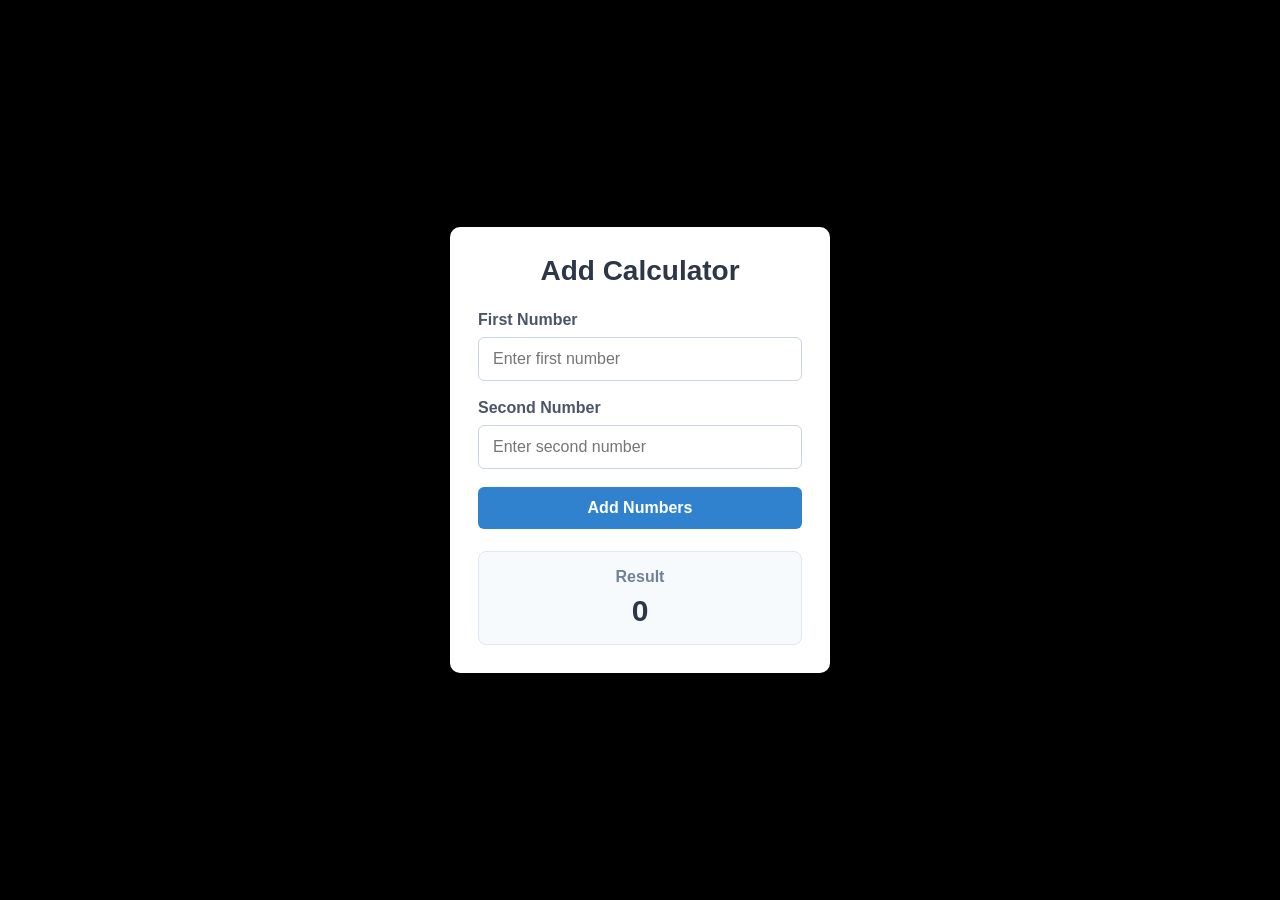
<file: Calculator/index.html>
<!DOCTYPE html>
<html lang="en">
<head>
    <meta charset="UTF-8">
    <meta name="viewport" content="width=device-width, initial-scale=1.0">
    <title>Add Calculator</title>
    <link rel="stylesheet" href="style.css">
</head>
<body>
    <main class="calculator">
        <h1>Add Calculator</h1>

        <div class="input-group">
            <label for="firstNumber">First Number</label>
            <input type="number" id="firstNumber" placeholder="Enter first number">
        </div>

        <div class="input-group">
            <label for="secondNumber">Second Number</label>
            <input type="number" id="secondNumber" placeholder="Enter second number">
        </div>

        <button id="addBtn" type="button">Add Numbers</button>

        <div class="result-box">
            <p>Result</p>
            <span id="result">0</span>
        </div>
        <script src="first.js"></script>
    </main>
</body>
</html>
</file>
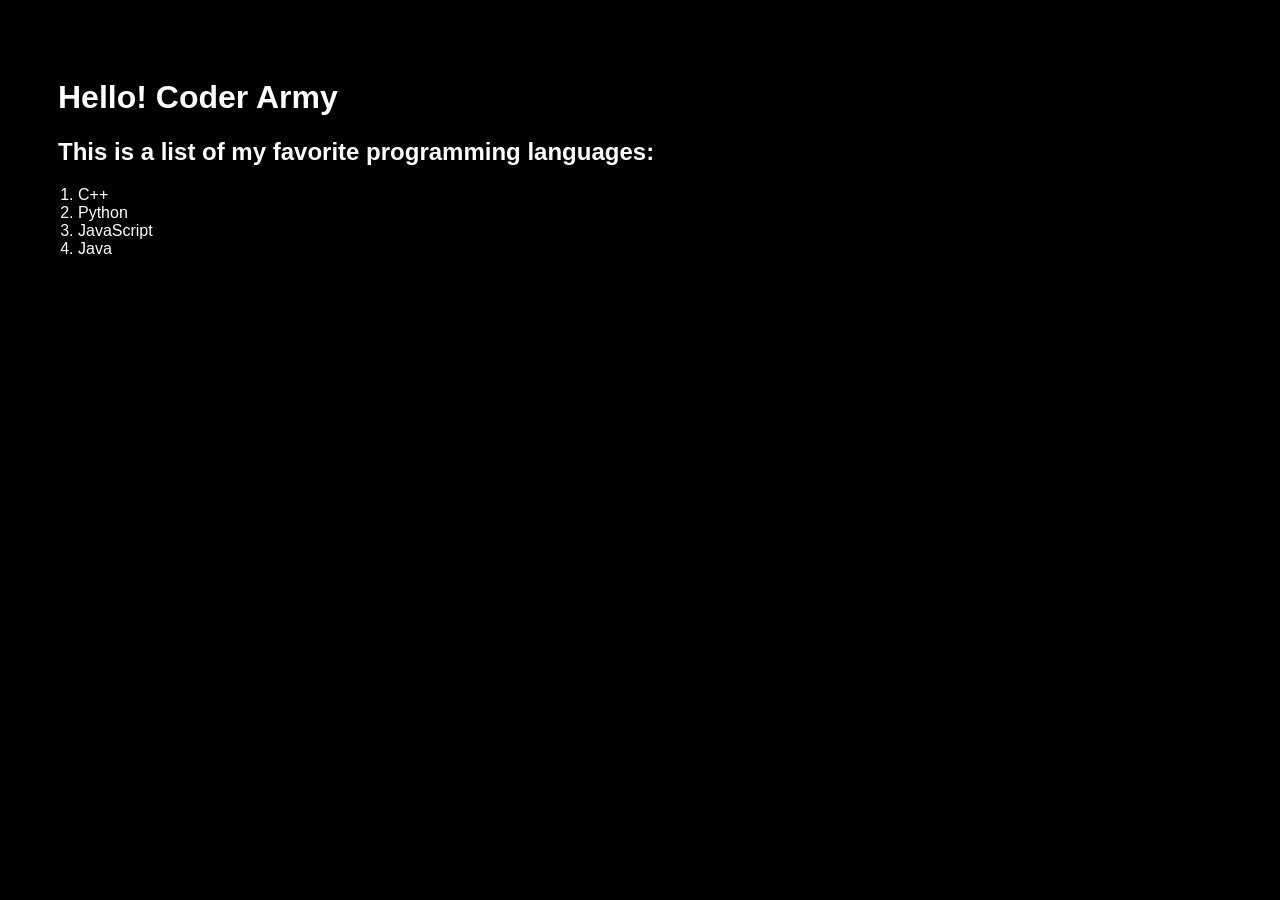
<file: dom1/index.html>
<!doctype html>
<html lang="en">
  <head>
    <meta charset="UTF-8" />
    <meta name="viewport" content="width=device-width, initial-scale=1.0" />
    <title>Practice</title>
  </head>
  <body
    style="
      background-color: black;
      font-family: Arial, sans-serif;
      padding: 50px;
      color: white;
    "
  >
    <div id="root">
      <h1 id="first" class="header1">Hello! Coder Army</h1>
      <h2 id="second" class="header1">
        This is a list of my favorite programming languages:
      </h2>
      <ul
        id="third"
        class="header2"
        style="list-style-type: decimal; padding-left: 0; margin-left: 20px"
      >
        <li>C++</li>
        <li>Python</li>
        <li>JavaScript</li>
        <li>Java</li>
      </ul>

      <script src="index.js"></script>
    </div>
  </body>
</html>
</file>
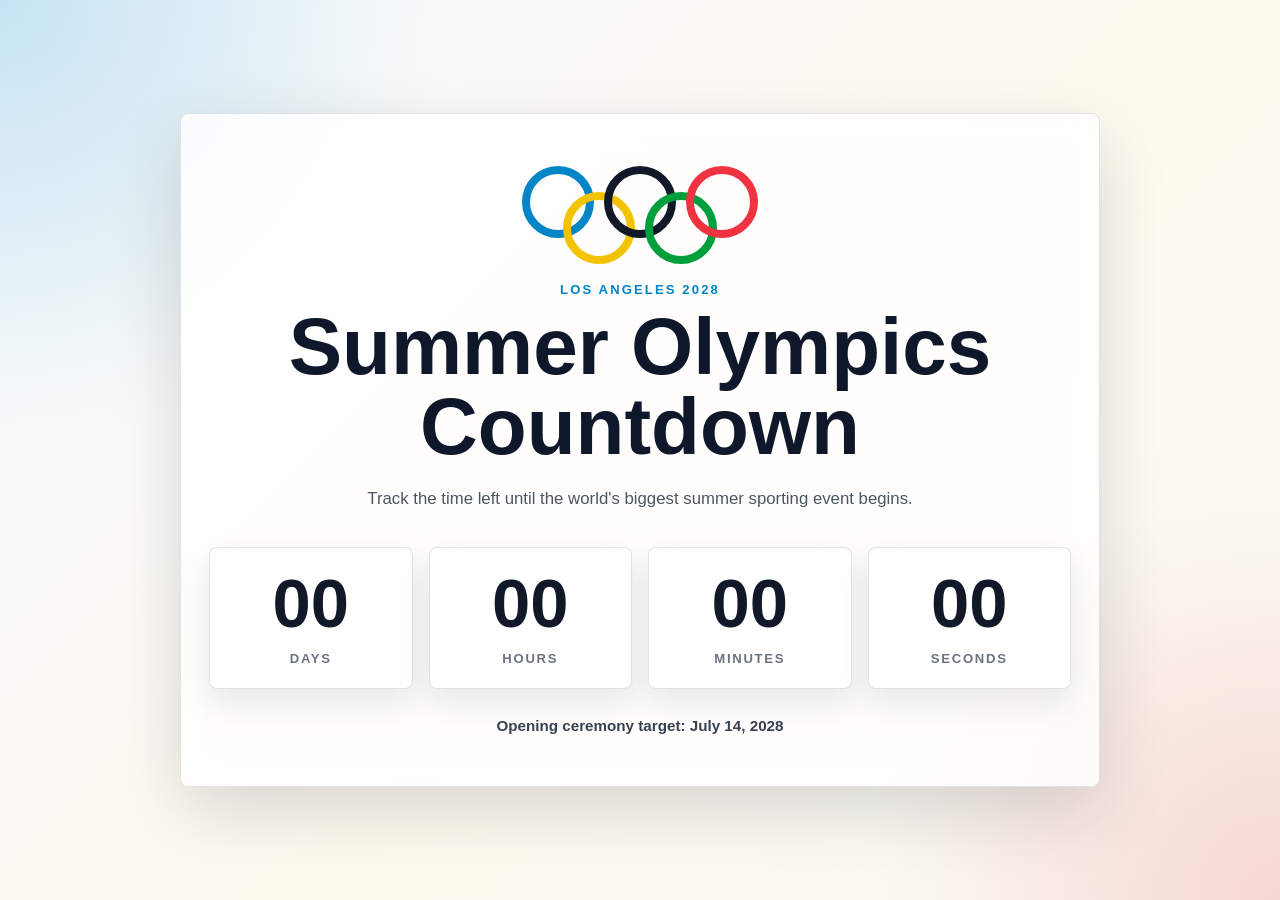
<file: project_countdownTimer/index.html>
<!DOCTYPE html>
<html lang="en">
<head>
    <meta charset="UTF-8">
    <meta name="viewport" content="width=device-width, initial-scale=1.0">
    <title>Summer Olympics 2028 Countdown</title>
    <link rel="stylesheet" href="style.css">
</head>
<body>
    <main class="countdown-page">
        <section class="hero" aria-label="Summer Olympics 2028 countdown">
            <div class="rings" aria-hidden="true">
                <span class="ring blue"></span>
                <span class="ring yellow"></span>
                <span class="ring black"></span>
                <span class="ring green"></span>
                <span class="ring red"></span>
            </div>

            <p class="eyebrow">Los Angeles 2028</p>
            <h1>Summer Olympics Countdown</h1>
            <p class="subtitle">Track the time left until the world's biggest summer sporting event begins.</p>

            <div class="timer" aria-label="Countdown timer">
                <div class="time-box">
                    <span id="days" class="time-value">00</span>
                    <span class="time-label">Days</span>
                </div>
                <div class="time-box">
                    <span id="hours" class="time-value">00</span>
                    <span class="time-label">Hours</span>
                </div>
                <div class="time-box">
                    <span id="minutes" class="time-value">00</span>
                    <span class="time-label">Minutes</span>
                </div>
                <div class="time-box">
                    <span id="seconds" class="time-value">00</span>
                    <span class="time-label">Seconds</span>
                </div>
            </div>

            <p class="date-note">Opening ceremony target: July 14, 2028</p>
        </section>
    </main>
    <script src="countdown.js"></script>
</body>
</html>
</file>
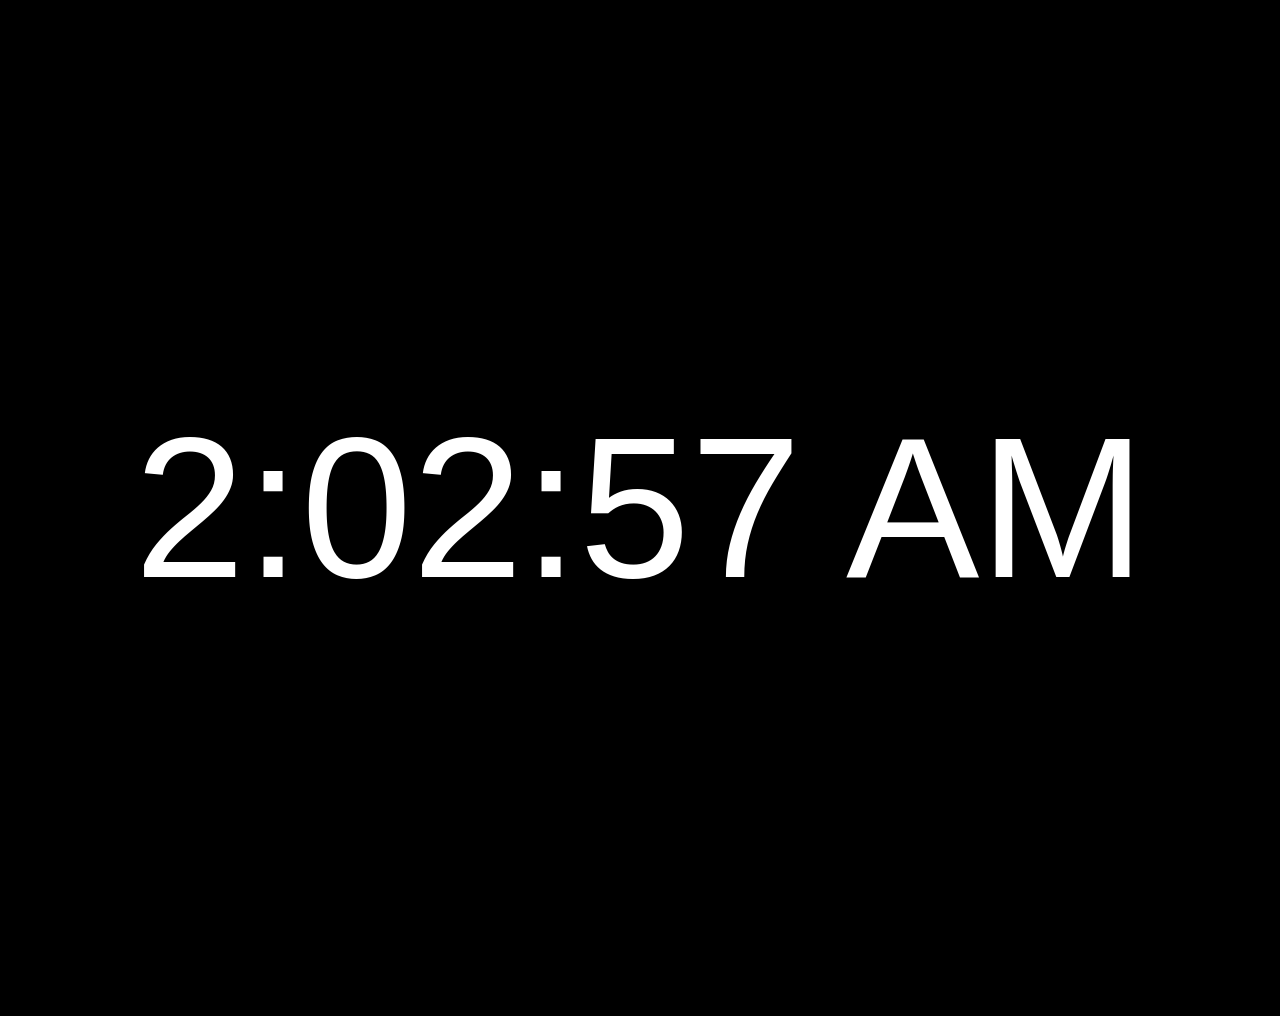
<file: project_Timer/index.html>
<!DOCTYPE html>
<html lang="en">
<head>
    <meta charset="UTF-8">
    <meta name="viewport" content="width=device-width, initial-scale=1.0">
    <title>Document</title>
</head>
<body style="background-color: black; font-family: Arial, sans-serif; padding: 50px; color: white;">
    <div id="root">
    <script src="first.js"></script> 
    </div>
</body>
</html>
</file>
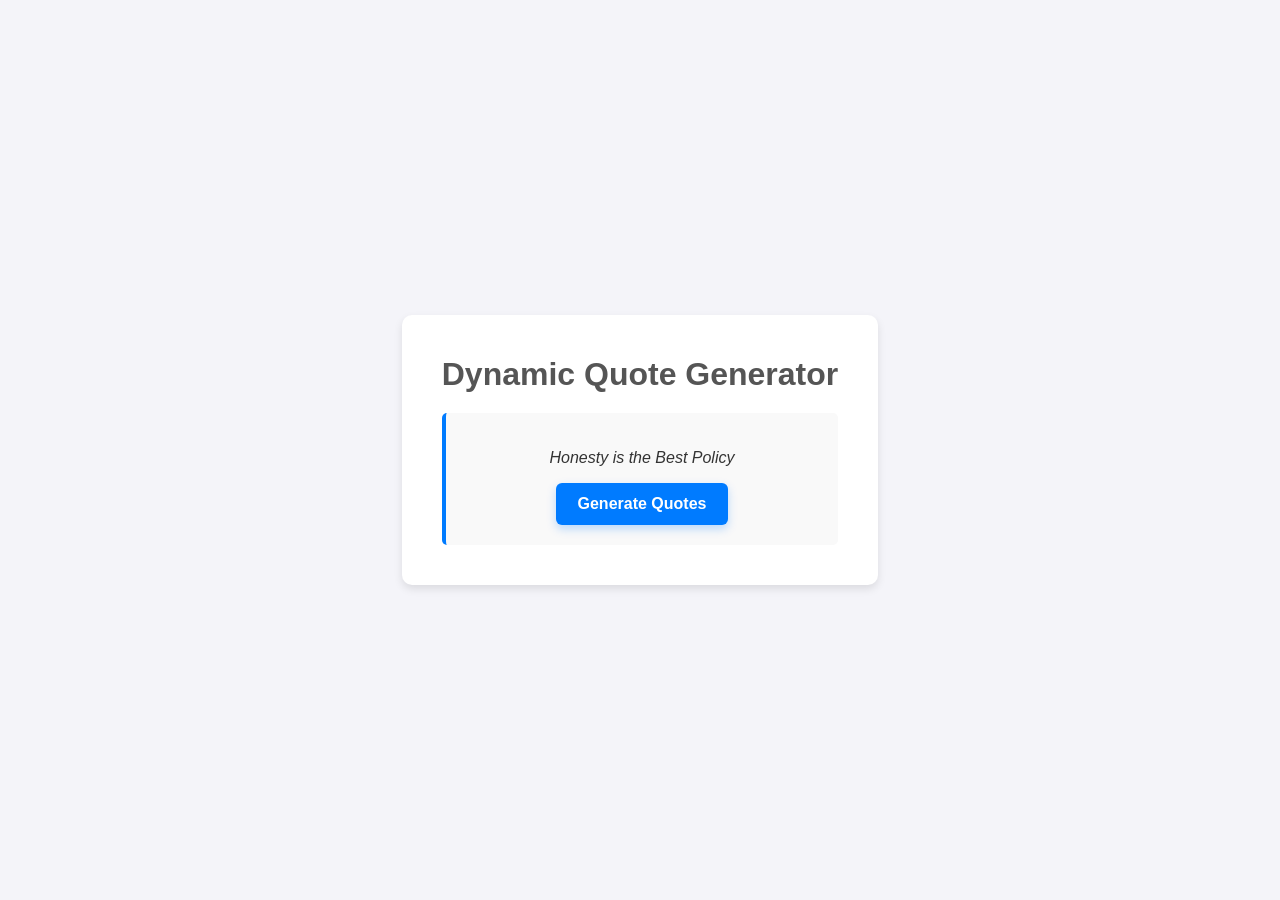
<file: Quote/index.html>
<!DOCTYPE html>
<html lang="en">
<head>
  <meta charset="UTF-8">
  <meta name="viewport" content="width=device-width, initial-scale=1.0">
  <title>Dynamic Quote Generator</title>
  <link rel="stylesheet" href="style.css">
</head>
<body >
  <div class="container">
    <h1>Dynamic Quote Generator</h1>
    <div class="quote-box">
      <p id="quote">Honesty is the Best Policy</p>
      <button>Generate Quotes</button>
    </div>
  </div>
  <script src="first.js"></script>
</body>
</html>
</file>
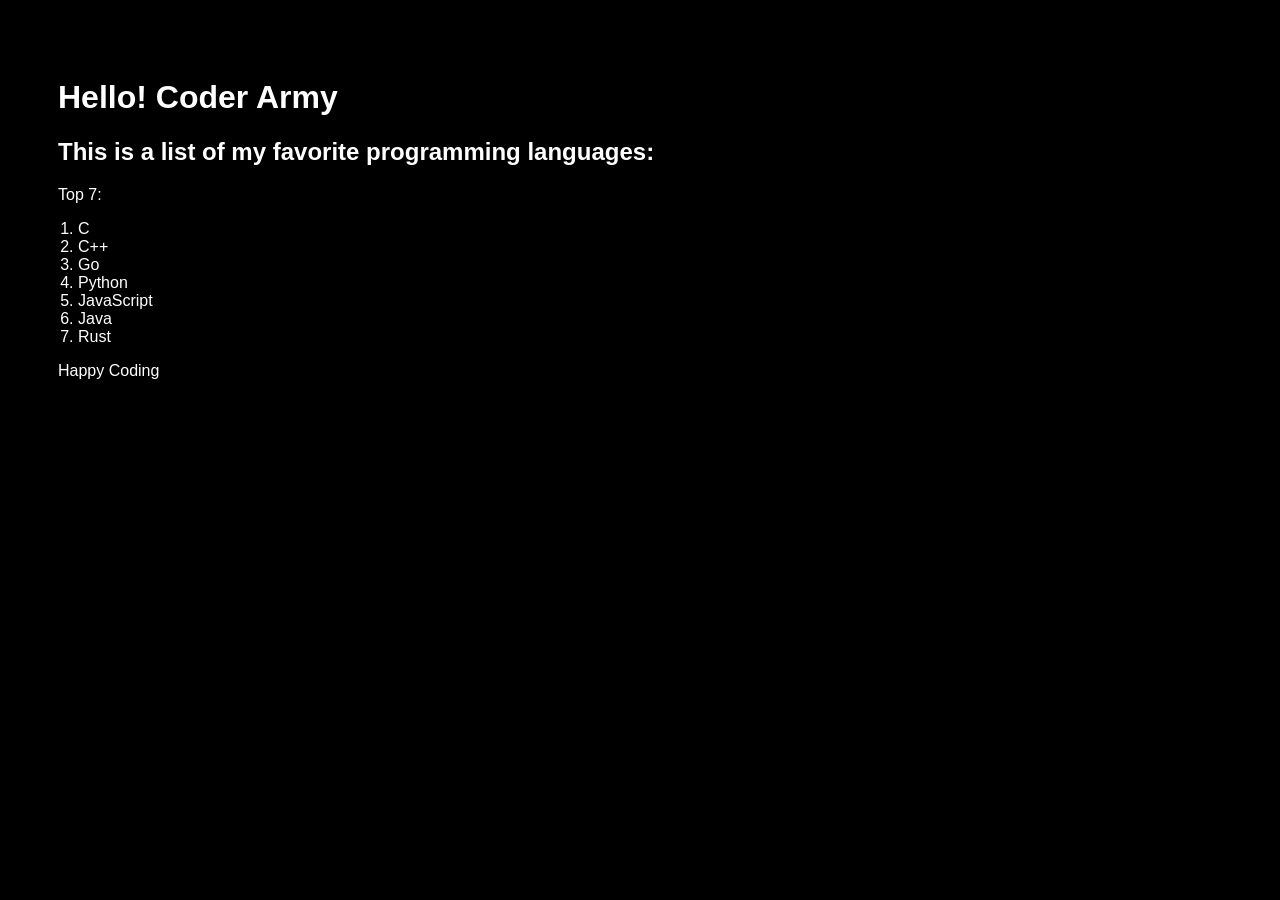
<file: dom1/index2.html>
<!doctype html>
<html lang="en">
  <head>
    <meta charset="UTF-8" />
    <meta name="viewport" content="width=device-width, initial-scale=1.0" />
    <title>Practice</title>
  </head>
  <body
    style="
      background-color: black;
      font-family: Arial, sans-serif;
      padding: 50px;
      color: white;
    "
  >
    <div id="root">
      <h1 id="first" class="header1">Hello! Coder Army</h1>
      <h2 id="second" class="header1">
        This is a list of my favorite programming languages:
      </h2>
      <ul
        id="third"
        class="header2"
        style="list-style-type: decimal; padding-left: 0; margin-left: 20px"
        
      >
        <li>C++</li>
        <li>Python</li>
        <li>JavaScript</li>
        <li>Java</li>
      </ul>

      <script src="index2.js"></script>
    </div>
  </body>
</html>
</file>
<file: Calculator/style.css>
* {
    box-sizing: border-box;
}

body {
    margin: 0;
    min-height: 100vh;
    font-family: Arial, sans-serif;
    background: #000;
    display: flex;
    justify-content: center;
    align-items: center;
    color: #222;
}

.calculator {
    width: 100%;
    max-width: 380px;
    background: #fff;
    padding: 28px;
    border-radius: 10px;
    box-shadow: 0 8px 24px rgba(0, 0, 0, 0.12);
}

h1 {
    margin: 0 0 24px;
    text-align: center;
    color: #2d3748;
    font-size: 28px;
}

.input-group {
    margin-bottom: 18px;
}

label {
    display: block;
    margin-bottom: 8px;
    font-weight: 600;
    color: #4a5568;
}

input {
    width: 100%;
    padding: 12px 14px;
    border: 1px solid #cbd5e0;
    border-radius: 6px;
    font-size: 16px;
    outline: none;
}

input:focus {
    border-color: #3182ce;
    box-shadow: 0 0 0 3px rgba(49, 130, 206, 0.2);
}

button {
    width: 100%;
    border: none;
    border-radius: 6px;
    padding: 12px 16px;
    background: #3182ce;
    color: #fff;
    font-size: 16px;
    font-weight: 700;
    cursor: pointer;
    transition: background-color 0.2s ease, transform 0.2s ease;
}

button:hover {
    background: #2b6cb0;
    transform: translateY(-1px);
}

button:active {
    transform: translateY(0);
}

.result-box {
    margin-top: 22px;
    padding: 16px;
    text-align: center;
    background: #f7fafc;
    border: 1px solid #e2e8f0;
    border-radius: 8px;
}

.result-box p {
    margin: 0 0 8px;
    color: #718096;
    font-weight: 600;
}

#result {
    font-size: 30px;
    font-weight: 700;
    color: #2d3748;
}
</file>
<file: project_countdownTimer/style.css>
* {
    box-sizing: border-box;
    margin: 0;
    padding: 0;
}

body {
    min-height: 100vh;
    font-family: Arial, Helvetica, sans-serif;
    color: #111827;
    background:
        radial-gradient(circle at top left, rgba(0, 133, 199, 0.2), transparent 28rem),
        radial-gradient(circle at bottom right, rgba(239, 51, 64, 0.18), transparent 26rem),
        linear-gradient(135deg, #f7fbff 0%, #fffaf0 55%, #f8fbf5 100%);
}

.countdown-page {
    min-height: 100vh;
    display: grid;
    place-items: center;
    padding: 32px 18px;
}

.hero {
    width: min(920px, 100%);
    text-align: center;
    padding: 52px 28px;
    border: 1px solid rgba(17, 24, 39, 0.12);
    border-radius: 8px;
    background: rgba(255, 255, 255, 0.82);
    box-shadow: 0 24px 70px rgba(17, 24, 39, 0.16);
    backdrop-filter: blur(16px);
}

.rings {
    position: relative;
    width: 236px;
    height: 98px;
    margin: 0 auto 18px;
}

.ring {
    position: absolute;
    width: 72px;
    height: 72px;
    border: 8px solid currentColor;
    border-radius: 50%;
    background: transparent;
}

.blue {
    color: #0085c7;
    left: 0;
    top: 0;
}

.black {
    color: #111827;
    left: 82px;
    top: 0;
}

.red {
    color: #ef3340;
    right: 0;
    top: 0;
}

.yellow {
    color: #f4c300;
    left: 41px;
    bottom: 0;
}

.green {
    color: #009f3d;
    right: 41px;
    bottom: 0;
}

.eyebrow {
    margin-bottom: 10px;
    color: #0085c7;
    font-size: 0.82rem;
    font-weight: 700;
    letter-spacing: 0.16em;
    text-transform: uppercase;
}

h1 {
    font-size: clamp(2.2rem, 7vw, 5rem);
    line-height: 1;
    color: #0f172a;
}

.subtitle {
    max-width: 620px;
    margin: 18px auto 34px;
    color: #4b5563;
    font-size: 1.05rem;
    line-height: 1.7;
}

.timer {
    display: grid;
    grid-template-columns: repeat(4, minmax(120px, 1fr));
    gap: 16px;
}

.time-box {
    min-height: 142px;
    display: grid;
    place-items: center;
    padding: 22px 14px;
    border-radius: 8px;
    background: #ffffff;
    border: 1px solid rgba(17, 24, 39, 0.12);
    box-shadow: 0 14px 34px rgba(17, 24, 39, 0.1);
}

.time-value {
    font-size: clamp(2.3rem, 7vw, 4.3rem);
    font-weight: 800;
    line-height: 1;
    color: #111827;
}

.time-label {
    margin-top: 12px;
    color: #6b7280;
    font-size: 0.82rem;
    font-weight: 700;
    letter-spacing: 0.13em;
    text-transform: uppercase;
}

.date-note {
    margin-top: 28px;
    color: #374151;
    font-size: 0.95rem;
    font-weight: 600;
}

@media (max-width: 680px) {
    .hero {
        padding: 38px 18px;
    }

    .rings {
        transform: scale(0.78);
        transform-origin: center;
        margin-bottom: 0;
    }

    .timer {
        grid-template-columns: repeat(2, minmax(0, 1fr));
        gap: 12px;
    }

    .time-box {
        min-height: 118px;
        padding: 18px 10px;
    }
}

@media (max-width: 380px) {
    .timer {
        grid-template-columns: 1fr;
    }
}
</file>
<file: Quote/style.css>
body {
    font-family: Arial, sans-serif;
    background-color: #f4f4f9;
    color: #333;
    margin: 0;
    padding: 0;
    display: flex;
    justify-content: center;
    align-items: center;
    height: 100vh;
  }
  
  .container {
    text-align: center;
    background: #fff;
    padding: 20px 40px;
    border-radius: 10px;
    box-shadow: 0 4px 8px rgba(0, 0, 0, 0.1);
  }
  
  h1 {
    margin-bottom: 20px;
    color: #555;
  }
  
  .quote-box {
    margin: 20px 0;
    padding: 20px;
    border-left: 4px solid #007bff;
    font-style: italic;
    background: #f9f9f9;
    border-radius: 5px;
  }
  
button{
    background: #007bff;
    color: #fff;
    border: none;
    padding: 12px 22px;
    border-radius: 6px;
    font-size: 16px;
    font-weight: 600;
    cursor: pointer;
    box-shadow: 0 4px 10px rgba(0, 123, 255, 0.25);
    transition: background-color 0.2s ease, transform 0.2s ease, box-shadow 0.2s ease;
}

button:hover {
    background: #0056b3;
    transform: translateY(-2px);
    box-shadow: 0 6px 14px rgba(0, 86, 179, 0.3);
}

button:active {
    transform: translateY(0);
    box-shadow: 0 3px 8px rgba(0, 86, 179, 0.25);
}

button:focus {
    outline: 3px solid rgba(0, 123, 255, 0.3);
    outline-offset: 3px;
}
</file>
